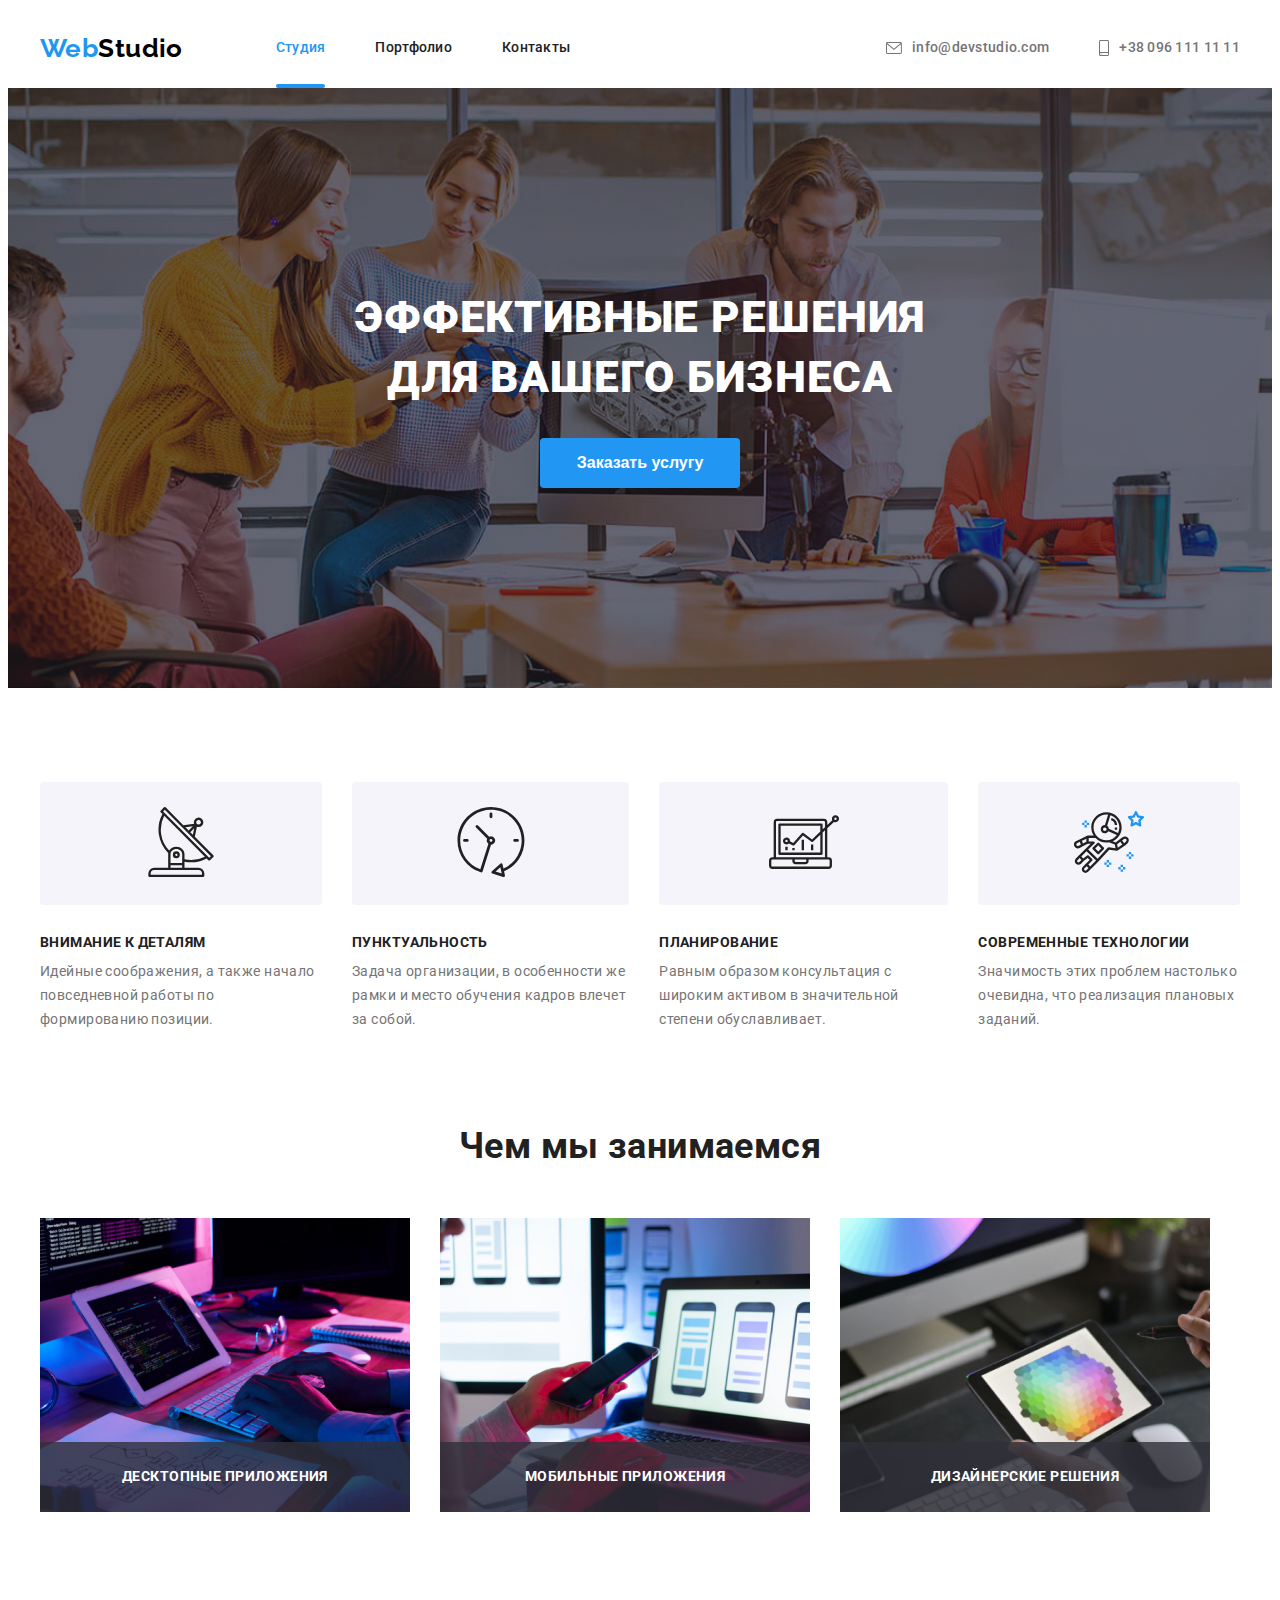
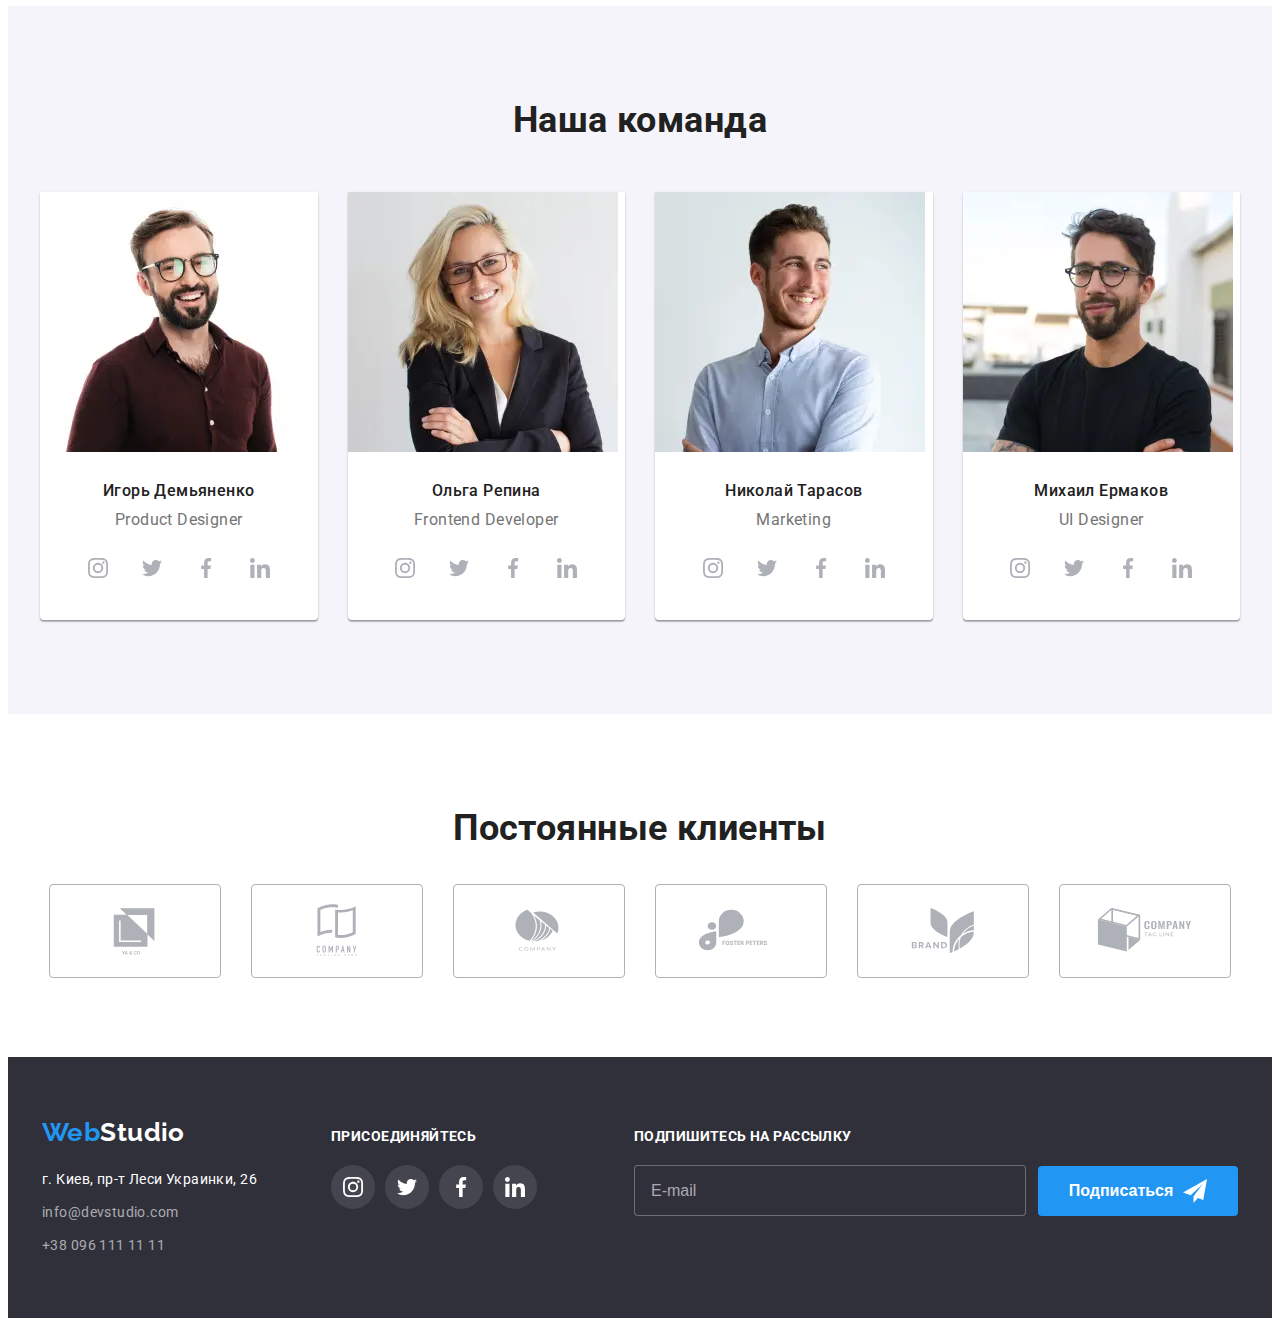
<file: index.html>
<!DOCTYPE html>
<html lang="ru">
  <head>
    <meta charset="UTF-8" />
    <meta http-equiv="X-UA-Compatible" content="IE=edge" />
    <meta name="viewport" content="width=device-width, initial-scale=1.0" />
    <link
      href="https://fonts.googleapis.com/css2?family=Raleway:wght@700&family=Roboto:wght@400;500;700;900&display=swap"
      rel="stylesheet"
    />
    <link
      rel="stylesheet"
      href="https://cdnjs.cloudflare.com/ajax/libs/modern-normalize/1.1.0/modern-normalize.min.css"
      integrity="sha512-wpPYUAdjBVSE4KJnH1VR1HeZfpl1ub8YT/NKx4PuQ5NmX2tKuGu6U/JRp5y+Y8XG2tV+wKQpNHVUX03MfMFn9Q=="
      crossorigin="anonymous"
      referrerpolicy="no-referrer"
    />
    <link rel="stylesheet" href="./css/main.min.css" />
    <title>WebStudio</title>
    <style></style>
  </head>
  <body>
    <!-- Навигация сайта -->
    <header>
      <div class="container container--top">
        <div class="mobile-header">
          <a class="logo" href="./index.html"
            >Web<span class="logo__ending">Studio</span></a
          >
          <button
            class="menu-btn"
            aria-controls="menu-container"
            aria-expanded="false"
            aria-label="Переключатель мобильного меню"
            data-menu-button
          >
            <svg class="menu-btn__svg" width="40" height="40">
              <use
                class="menu-btn__icon-menu"
                href="./images/icons.svg#icon-menu"
              ></use>
              <use
                class="menu-btn__icon-x"
                href="./images/icons.svg#icon-x"
              ></use>
            </svg>
          </button>
        </div>
        <div class="menu-container" id="menu-container" data-menu>
          <nav class="site-nav">
            <ul class="site-nav__set">
              <li class="site-nav__item">
                <a
                  class="site-nav__link site-nav__link--current"
                  href="./index.html"
                  >Студия</a
                >
              </li>
              <li class="site-nav__item">
                <a class="site-nav__link" href="./portfolio.html">Портфолио</a>
              </li>
              <li class="site-nav__item">
                <a class="site-nav__link" href="#contacts">Контакты</a>
              </li>
            </ul>
          </nav>
          <div class="contact-box">
            <ul class="contact-set">
              <li class="contact">
                <a class="contact__link" href="mailto:info@devstudio.com"
                  ><svg class="contact__icon" width="16" height="12">
                    <use href="./images/icons.svg#icon-envelope"></use>
                  </svg>
                  info@devstudio.com</a
                >
              </li>
              <li class="contact">
                <a class="contact__link" href="tel:+380961111111">
                  <svg class="contact__icon" width="10" height="16">
                    <use href="./images/icons.svg#icon-smartphone"></use>
                  </svg>
                  +38 096 111 11 11</a
                >
              </li>
            </ul>
            <ul class="social-nav-set">
              <li class="social-nav">
                <a href="#" class="social-nav__link">Instagram</a>
              </li>
              <li class="social-nav">
                <a href="#" class="social-nav__link">Twitter</a>
              </li>
              <li class="social-nav">
                <a href="#" class="social-nav__link">Facebook</a>
              </li>
              <li class="social-nav">
                <a href="#" class="social-nav__link">LinkedIn</a>
              </li>
            </ul>
          </div>
        </div>
      </div>
    </header>
    <main>
      <!-- Секция intro -->
      <section class="section-intro">
        <div class="container section-intro__container">
          <h1 class="section-intro__title">
            Эффективные решения<br />
            для вашего бизнеса
          </h1>
          <button class="btn-order" type="button" data-modal-open>
            Заказать услугу
          </button>
        </div>
      </section>
      <!-- Секция Особенности -->
      <section>
        <div class="container">
          <h2 class="container__title" hidden>Особенности</h2>
          <ul class="features-list">
            <li class="feature">
              <div class="feature__icon">
                <svg width="70" height="70">
                  <use href="./images/icons.svg#icon-antenna"></use>
                </svg>
              </div>
              <h3 class="feature__text">Внимание к деталям</h3>
              <p class="feature__description">
                Идейные соображения, а также начало повседневной работы по
                формированию позиции.
              </p>
            </li>
            <li class="feature">
              <div class="feature__icon">
                <svg width="70" height="70">
                  <use href="./images/icons.svg#icon-clock"></use>
                </svg>
              </div>
              <h3 class="feature__text">Пунктуальность</h3>
              <p class="feature__description">
                Задача организации, в особенности же рамки и место обучения
                кадров влечет за собой.
              </p>
            </li>
            <li class="feature">
              <div class="feature__icon">
                <svg width="70" height="70">
                  <use href="./images/icons.svg#icon-diagram"></use>
                </svg>
              </div>
              <h3 class="feature__text">Планирование</h3>
              <p class="feature__description">
                Равным образом консультация с широким активом в значительной
                степени обуславливает.
              </p>
            </li>
            <li class="feature">
              <div class="feature__icon">
                <svg width="70" height="70">
                  <use href="./images/icons.svg#icon-astronaut"></use>
                </svg>
              </div>
              <h3 class="feature__text">Современные технологии</h3>
              <p class="feature__description">
                Значимость этих проблем настолько очевидна, что реализация
                плановых заданий.
              </p>
            </li>
          </ul>
        </div>
      </section>
      <!-- Секция Чем мы занимаемся -->
      <section class="what-do-we-do">
        <div class="container what-do-we-do__container">
          <h2 class="container__title">Чем мы занимаемся</h2>
          <ul class="works">
            <li class="works__item">
              <img
                srcset="
                  ./images/works/backend-370.jpg 1x,
                  ./images/works/backend-740.jpg 2x
                "
                src="./images/works/backend-370.jpg"
                alt="backend"
                width="370"
              />
              <div class="work__overlay">
                <p class="work__description">Десктопные приложения</p>
              </div>
            </li>
            <li class="works__item">
              <img
                srcset="
                  ./images/works/frontend-370.jpg 1x,
                  ./images/works/frontend-740.jpg 2x
                "
                src="./images/works/frontend-370.jpg"
                alt="frontend"
                width="370"
              />
              <div class="work__overlay">
                <p class="work__description">Мобильные приложения</p>
              </div>
            </li>
            <li class="works__item">
              <img
                srcset="
                  ./images/works/design-370.jpg 1x,
                  ./images/works/design-740.jpg 2x
                "
                src="./images/works/design-370.jpg"
                alt="design"
                width="370"
              />
              <div class="work__overlay">
                <p class="work__description">Дизайнерские решения</p>
              </div>
            </li>
          </ul>
        </div>
      </section>
      <!-- Секция Наша команда -->
      <section class="team-section">
        <div class="container">
          <h2 class="container__title">Наша команда</h2>
          <ul class="member-set">
            <li class="member-card">
              <picture>
                <source
                  srcset="
                    ./images/team-photo/product-designer-270.webp 270w,
                    ./images/team-photo/product-designer-540.webp 540w
                  "
                  type="image/webp"
                  media="(min-width: 1200px)"
                  sizes="270px"
                />
                <source
                  srcset="
                    ./images/team-photo/product-designer-270.jpg 270w,
                    ./images/team-photo/product-designer-540.jpg 540w
                  "
                  type="image/jpg"
                  media="(min-width: 1200px)"
                  sizes="270px"
                />

                <source
                  srcset="
                    ./images/team-photo/product-designer-354.webp 354w,
                    ./images/team-photo/product-designer-708.webp 708w
                  "
                  type="image/webp"
                  media="(min-width: 768px)"
                  sizes="354px"
                />
                <source
                  srcset="
                    ./images/team-photo/product-designer-354.jpg 354w,
                    ./images/team-photo/product-designer-708.jpg 708w
                  "
                  type="image/jpg"
                  media="(min-width: 768px)"
                  sizes="354px"
                />

                <source
                  srcset="
                    ./images/team-photo/product-designer-m450.webp 450w,
                    ./images/team-photo/product-designer-m900.webp 900w
                  "
                  type="image/webp"
                  media="(max-width: 767px)"
                  sizes="450px"
                />
                <source
                  srcset="
                    ./images/team-photo/product-designer-m450.jpg 450w,
                    ./images/team-photo/product-designer-m900.jpg 900w
                  "
                  type="image/jpg"
                  media="(max-width: 767px)"
                  sizes="450px"
                />

                <img
                  src="./images/team-photo/product-designer-m450.jpg"
                  alt="product-designer"
                />
              </picture>
              <h3 class="member-card__name">Игорь Демьяненко</h3>
              <p class="member-card__position">Product Designer</p>
              <ul class="social-link-set">
                <li class="social">
                  <a class="social__link" href="#">
                    <svg class="social__icon" width="20" height="20">
                      <use href="./images/icons.svg#icon-instagram"></use>
                    </svg>
                  </a>
                </li>
                <li class="social">
                  <a class="social__link" href="#">
                    <svg class="social__icon" width="20" height="20">
                      <use href="./images/icons.svg#icon-twitter"></use>
                    </svg>
                  </a>
                </li>
                <li class="social">
                  <a class="social__link" href="#">
                    <svg class="social__icon" width="20" height="20">
                      <use href="./images/icons.svg#icon-facebook"></use>
                    </svg>
                  </a>
                </li>
                <li class="social">
                  <a class="social__link" href="#">
                    <svg class="social__icon" width="20" height="20">
                      <use href="./images/icons.svg#icon-linkedin"></use>
                    </svg>
                  </a>
                </li>
              </ul>
            </li>
            <li class="member-card">
              <picture>
                <source
                  srcset="
                    ./images/team-photo/frontend-developer-270.webp 270w,
                    ./images/team-photo/frontend-developer-540.webp 540w
                  "
                  type="image/webp"
                  media="(min-width: 1200px)"
                  sizes="270px"
                />
                <source
                  srcset="
                    ./images/team-photo/frontend-developer-270.jpg 470w,
                    ./images/team-photo/frontend-developer-540.jpg 540w
                  "
                  type="image/jpg"
                  media="(min-width: 1200px)"
                  sizes="270px"
                />

                <source
                  srcset="
                    ./images/team-photo/frontend-developer-354.webp 354w,
                    ./images/team-photo/frontend-developer-708.webp 708w
                  "
                  type="image/webp"
                  media="(min-width: 768px)"
                  sizes="354px"
                />
                <source
                  srcset="
                    ./images/team-photo/frontend-developer-354.jpg 354w,
                    ./images/team-photo/frontend-developer-708.jpg 708w
                  "
                  type="image/jpg"
                  media="(min-width: 768px)"
                  sizes="354px"
                />

                <source
                  srcset="
                    ./images/team-photo/frontend-developer-m450.webp 450w,
                    ./images/team-photo/frontend-developer-m900.webp 900w
                  "
                  type="image/webp"
                  media="(max-width: 767px)"
                  sizes="450px"
                />
                <source
                  srcset="
                    ./images/team-photo/frontend-developer-m450.jpg 450w,
                    ./images/team-photo/frontend-developer-m900.jpg 900w
                  "
                  type="image/jpg"
                  media="(max-width: 767px)"
                  sizes="450px"
                />

                <img
                  src="./images/team-photo/frontend-developer-m450.jpg"
                  alt="frontend-developer"
                />
              </picture>
              <h3 class="member-card__name">Ольга Репина</h3>
              <p class="member-card__position">Frontend Developer</p>
              <ul class="social-link-set">
                <li class="social">
                  <a class="social__link" href="#">
                    <svg class="social__icon" width="20" height="20">
                      <use href="./images/icons.svg#icon-instagram"></use>
                    </svg>
                  </a>
                </li>
                <li class="social">
                  <a class="social__link" href="#">
                    <svg class="social__icon" width="20" height="20">
                      <use href="./images/icons.svg#icon-twitter"></use>
                    </svg>
                  </a>
                </li>
                <li class="social">
                  <a class="social__link" href="#">
                    <svg class="social__icon" width="20" height="20">
                      <use href="./images/icons.svg#icon-facebook"></use>
                    </svg>
                  </a>
                </li>
                <li class="social">
                  <a class="social__link" href="#">
                    <svg class="social__icon" width="20" height="20">
                      <use href="./images/icons.svg#icon-linkedin"></use>
                    </svg>
                  </a>
                </li>
              </ul>
            </li>
            <li class="member-card">
              <picture>
                <source
                  srcset="
                    ./images/team-photo/marketing-270.webp 270w,
                    ./images/team-photo/marketing-540.webp 540w
                  "
                  type="image/webp"
                  media="(min-width: 1200px)"
                  sizes="270px"
                />
                <source
                  srcset="
                    ./images/team-photo/marketing-270.jpg 270w,
                    ./images/team-photo/marketing-540.jpg 540w
                  "
                  type="image/jpg"
                  media="(min-width: 1200px)"
                  sizes="270px"
                />

                <source
                  srcset="
                    ./images/team-photo/marketing-354.webp 354w,
                    ./images/team-photo/marketing-708.webp 708w
                  "
                  type="image/webp"
                  media="(min-width: 768px)"
                  sizes="354px"
                />
                <source
                  srcset="
                    ./images/team-photo/marketing-354.jpg 354w,
                    ./images/team-photo/marketing-708.jpg 708w
                  "
                  type="image/jpg"
                  media="(min-width: 768px)"
                  sizes="354px"
                />

                <source
                  srcset="
                    ./images/team-photo/marketing-m450.webp 450w,
                    ./images/team-photo/marketing-m900.webp 900w
                  "
                  type="image/webp"
                  media="(max-width: 767px)"
                  sizes="450px"
                />
                <source
                  srcset="
                    ./images/team-photo/marketing-m450.jpg 450w,
                    ./images/team-photo/marketing-m900.jpg 900w
                  "
                  type="image/jpg"
                  media="(max-width: 767px)"
                  sizes="450px"
                />

                <img
                  src="./images/team-photo/marketing-m450.jpg"
                  alt="marketing"
                />
              </picture>
              <h3 class="member-card__name">Николай Тарасов</h3>
              <p class="member-card__position">Marketing</p>
              <ul class="social-link-set">
                <li class="social">
                  <a class="social__link" href="#">
                    <svg class="social__icon" width="20" height="20">
                      <use href="./images/icons.svg#icon-instagram"></use>
                    </svg>
                  </a>
                </li>
                <li class="social">
                  <a class="social__link" href="#">
                    <svg class="social__icon" width="20" height="20">
                      <use href="./images/icons.svg#icon-twitter"></use>
                    </svg>
                  </a>
                </li>
                <li class="social">
                  <a class="social__link" href="#">
                    <svg class="social__icon" width="20" height="20">
                      <use href="./images/icons.svg#icon-facebook"></use>
                    </svg>
                  </a>
                </li>
                <li class="social">
                  <a class="social__link" href="#">
                    <svg class="social__icon" width="20" height="20">
                      <use href="./images/icons.svg#icon-linkedin"></use>
                    </svg>
                  </a>
                </li>
              </ul>
            </li>
            <li class="member-card">
              <picture>
                <source
                  srcset="
                    ./images/team-photo/ui-designer-270.webp 270w,
                    ./images/team-photo/ui-designer-540.webp 540w
                  "
                  type="image/webp"
                  media="(min-width: 1200px)"
                  sizes="270px"
                />
                <source
                  srcset="
                    ./images/team-photo/ui-designer-270.jpg 270w,
                    ./images/team-photo/ui-designer-540.jpg 540w
                  "
                  type="image/jpg"
                  media="(min-width: 1200px)"
                  sizes="270px"
                />

                <source
                  srcset="
                    ./images/team-photo/ui-designer-354.webp 354w,
                    ./images/team-photo/ui-designer-708.webp 708w
                  "
                  type="image/webp"
                  media="(min-width: 768px)"
                  sizes="354px"
                />
                <source
                  srcset="
                    ./images/team-photo/ui-designer-354.jpg 354w,
                    ./images/team-photo/ui-designer-708.jpg 708w
                  "
                  type="image/jpg"
                  media="(min-width: 768px)"
                  sizes="354px"
                />

                <source
                  srcset="
                    ./images/team-photo/ui-designer-m450.webp 450w,
                    ./images/team-photo/ui-designer-m900.webp 900w
                  "
                  type="image/webp"
                  media="(max-width: 767px)"
                  sizes="450px"
                />
                <source
                  srcset="
                    ./images/team-photo/ui-designer-m450.jpg 450w,
                    ./images/team-photo/ui-designer-m900.jpg 900w
                  "
                  type="image/jpg"
                  media="(max-width: 767px)"
                  sizes="450px"
                />

                <img
                  src="./images/team-photo/ui-designer-m450.jpg"
                  alt="ui-designer"
                />
              </picture>
              <h3 class="member-card__name">Михаил Ермаков</h3>
              <p class="member-card__position">UI Designer</p>
              <ul class="social-link-set">
                <li class="social">
                  <a class="social__link" href="#">
                    <svg class="social__icon" width="20" height="20">
                      <use href="./images/icons.svg#icon-instagram"></use>
                    </svg>
                  </a>
                </li>
                <li class="social">
                  <a class="social__link" href="#">
                    <svg class="social__icon" width="20" height="20">
                      <use href="./images/icons.svg#icon-twitter"></use>
                    </svg>
                  </a>
                </li>
                <li class="social">
                  <a class="social__link" href="#">
                    <svg class="social__icon" width="20" height="20">
                      <use href="./images/icons.svg#icon-facebook"></use>
                    </svg>
                  </a>
                </li>
                <li class="social">
                  <a class="social__link" href="#">
                    <svg class="social__icon" width="20" height="20">
                      <use href="./images/icons.svg#icon-linkedin"></use>
                    </svg>
                  </a>
                </li>
              </ul>
            </li>
          </ul>
        </div>
      </section>
      <!-- Секция постоянные клиенты -->
      <section>
        <div class="container">
          <h2 class="container__title">Постоянные клиенты</h2>
          <ul class="clients-list">
            <li class="client">
              <a href="#" class="client__link">
                <svg class="client__icon" width="106" height="60">
                  <use href="./images/icons.svg#icon-client1"></use>
                </svg>
              </a>
            </li>
            <li class="client">
              <a href="#" class="client__link">
                <svg class="client__icon" width="106" height="60">
                  <use href="./images/icons.svg#icon-client2"></use>
                </svg>
              </a>
            </li>
            <li class="client">
              <a href="#" class="client__link">
                <svg class="client__icon" width="106" height="60">
                  <use href="./images/icons.svg#icon-client3"></use>
                </svg>
              </a>
            </li>
            <li class="client">
              <a href="#" class="client__link">
                <svg class="client__icon" width="106" height="60">
                  <use href="./images/icons.svg#icon-client4"></use>
                </svg>
              </a>
            </li>
            <li class="client">
              <a href="#" class="client__link">
                <svg class="client__icon" width="106" height="60">
                  <use href="./images/icons.svg#icon-client5"></use>
                </svg>
              </a>
            </li>
            <li class="client">
              <a href="#" class="client__link">
                <svg class="client__icon" width="106" height="60">
                  <use href="./images/icons.svg#icon-client6"></use>
                </svg>
              </a>
            </li>
          </ul>
        </div>
      </section>
    </main>
    <footer class="basement">
      <div class="container basement__container">
        <!-- Address box -->
        <div id="contacts" class="address-box">
          <a class="logo address-box__logo" href="./index.html"
            >Web<span class="logo__ending--inverse">Studio</span></a
          >
          <address>
            <ul class="address-list">
              <li class="address">
                <a
                  class="address__link-street"
                  href="https://www.google.com/maps/place/%D0%B1%D1%83%D0%BB.+%D0%9B%D0%B5%D1%81%D0%B8+%D0%A3%D0%BA%D1%80%D0%B0%D0%B8%D0%BD%D0%BA%D0%B8,+26,+%D0%9A%D0%B8%D0%B5%D0%B2,+02000/@50.4265807,30.5361971,17z/data=!3m1!4b1!4m5!3m4!1s0x40d4cf0e033ecbe9:0x57a4dffefec77da0!8m2!3d50.4265807!4d30.5383858"
                  target="_blank"
                  rel="noreferrer noopener"
                  >г. Киев, пр-т Леси Украинки, 26</a
                >
              </li>
              <li class="address">
                <a
                  class="address__link-contact"
                  href="mailto:info@devstudio.com"
                  >info@devstudio.com</a
                >
              </li>
              <li class="address">
                <a class="address__link-contact" href="tel:+380961111111"
                  >+38 096 111 11 11</a
                >
              </li>
            </ul>
          </address>
        </div>
        <!-- Присоединяйтесь -->
        <div class="follow-box">
          <b class="slogan">присоединяйтесь</b>
          <ul class="social-link-set social-link-set--footer">
            <li class="social">
              <a class="social__link social__link--footer" href="#">
                <svg class="social__icon" width="20" height="20">
                  <use href="./images/icons.svg#icon-instagram"></use>
                </svg>
              </a>
            </li>
            <li class="social">
              <a class="social__link social__link--footer" href="#">
                <svg class="social__icon" width="20" height="20">
                  <use href="./images/icons.svg#icon-twitter"></use>
                </svg>
              </a>
            </li>
            <li class="social">
              <a class="social__link social__link--footer" href="#">
                <svg class="social__icon" width="20" height="20">
                  <use href="./images/icons.svg#icon-facebook"></use>
                </svg>
              </a>
            </li>
            <li class="social">
              <a class="social__link social__link--footer" href="#">
                <svg class="social__icon" width="20" height="20">
                  <use href="./images/icons.svg#icon-linkedin"></use>
                </svg>
              </a>
            </li>
          </ul>
        </div>
        <!-- Subscription -->
        <div class="subscription-box">
          <label for="subscription-input" class="slogan"
            >Подпишитесь на рассылку</label
          >
          <form class="subscription-form" name="subscription-form" action="#">
            <input
              id="subscription-input"
              class="subscription-form__input"
              type="email"
              name="email"
              placeholder="E-mail"
            />
            <button class="btn-sub" type="submit">
              Подписаться<svg class="btn-sub__icon" width="24" height="24">
                <use href="./images/icons.svg#icon-send"></use>
              </svg>
            </button>
          </form>
        </div>
      </div>
    </footer>
    <!-- Модальное окно -->
    <div class="backdrop is-hidden" data-modal>
      <div class="modal">
        <button class="btn-close" type="button" data-modal-close>
          <svg class="btn-close__icon" width="18" height="18">
            <use href="./images/icons.svg#icon-close"></use>
          </svg>
        </button>

        <form class="form-order" action="#" name="form-order">
          <b class="form-order__title"
            >Оставьте свои данные, мы вам перезвоним</b
          >

          <label class="form-order__input-label" for="name">Имя</label>
          <div class="form-order__input-box">
            <input
              class="form-order__input"
              id="name"
              type="text"
              name="name"
            />
            <svg class="form-order__input-icon">
              <use href="./images/icons.svg#icon-person"></use>
            </svg>
          </div>

          <label class="form-order__input-label" for="phone">Телефон</label>
          <div class="form-order__input-box">
            <input
              class="form-order__input"
              id="phone"
              type="tel"
              name="phone"
            />
            <svg class="form-order__input-icon">
              <use href="./images/icons.svg#icon-phone"></use>
            </svg>
          </div>

          <label class="form-order__input-label" for="email">Почта</label>
          <div class="form-order__input-box">
            <input
              class="form-order__input"
              id="email"
              type="email"
              name="email"
            />
            <svg class="form-order__input-icon">
              <use href="./images/icons.svg#icon-email"></use>
            </svg>
          </div>

          <label class="form-order__input-label" for="comment"
            >Комментарий</label
          >
          <textarea
            class="form-order__input form-order__input--comment"
            id="comment"
            name="comment"
            cols="30"
            rows="10"
            placeholder="Введите текст"
          ></textarea>

          <label class="agreetment">
            <input
              class="agreetment__checkbox"
              type="checkbox"
              name="agreement"
            />
            <span class="agreetment__check-label"
              >Соглашаюсь с рассылкой и принимаю</span
            >
            <a class="agreetment__link" href="#">Условия договора</a>
          </label>

          <div class="btn-box">
            <button class="btn-order" type="submit">Отправить</button>
          </div>
        </form>
      </div>
    </div>
    <script src="./js/modal.js"></script>
    <script src="./js/mobile-menu.js"></script>
  </body>
</html>
</file>
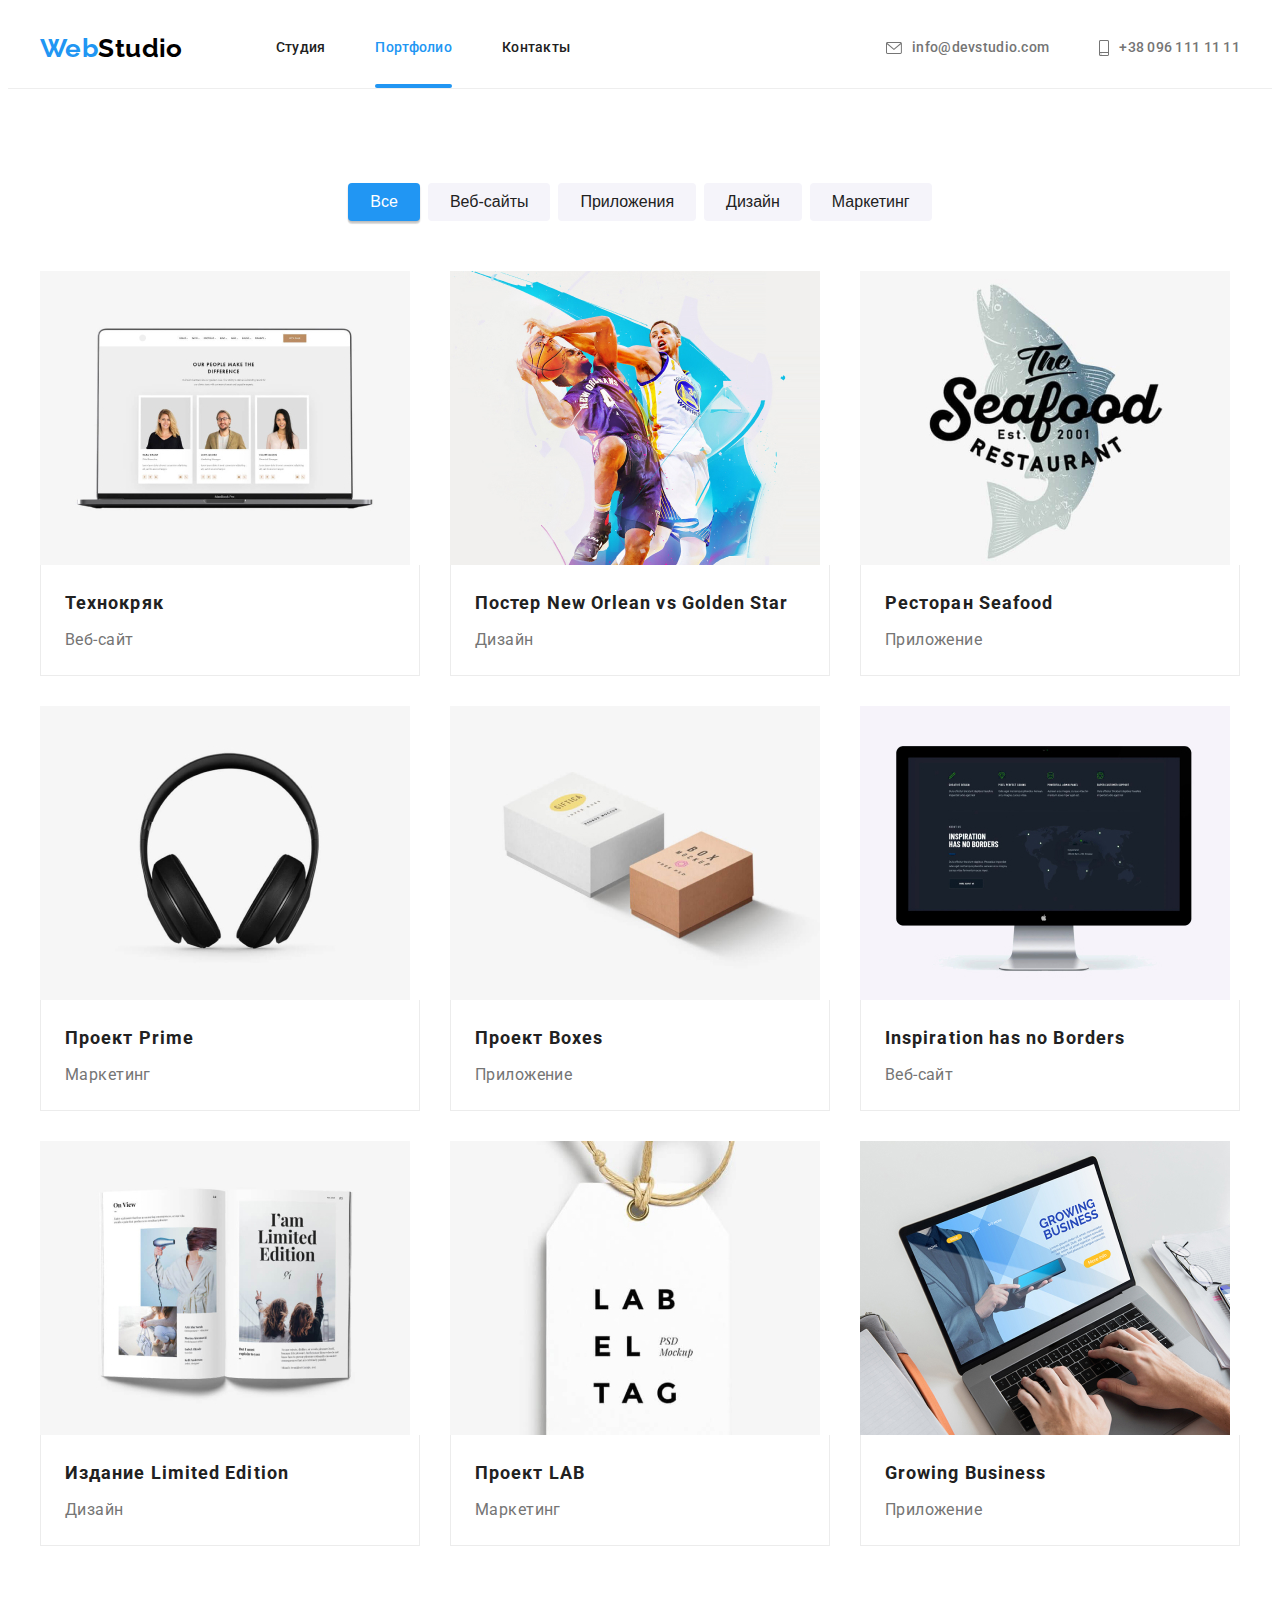
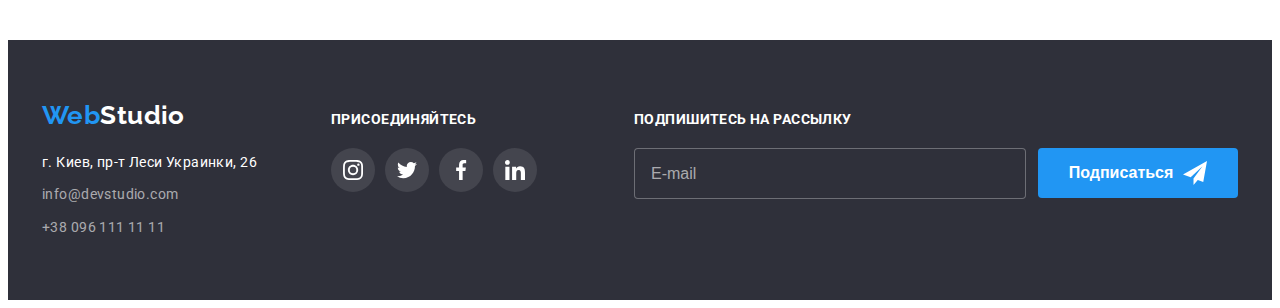
<file: portfolio.html>
<!DOCTYPE html>
<html lang="ru">
  <head>
    <meta charset="UTF-8" />
    <meta http-equiv="X-UA-Compatible" content="IE=edge" />
    <meta name="viewport" content="width=device-width, initial-scale=1.0" />
    <link
      href="https://fonts.googleapis.com/css2?family=Raleway:wght@700&family=Roboto:wght@400;500;700;900&display=swap"
      rel="stylesheet"
    />
    <link
      rel="stylesheet"
      href="https://cdnjs.cloudflare.com/ajax/libs/modern-normalize/1.1.0/modern-normalize.min.css"
      integrity="sha512-wpPYUAdjBVSE4KJnH1VR1HeZfpl1ub8YT/NKx4PuQ5NmX2tKuGu6U/JRp5y+Y8XG2tV+wKQpNHVUX03MfMFn9Q=="
      crossorigin="anonymous"
      referrerpolicy="no-referrer"
    />
    <link rel="stylesheet" href="./css/main.min.css" />
    <title>WebStudio</title>
  </head>
  <body>
    <!-- Навигация сайта -->
    <header class="portfolio-header">
      <div class="container container--top">
        <div class="mobile-header">
          <a class="logo" href="./index.html"
            >Web<span class="logo__ending">Studio</span></a
          >
          <button
            class="menu-btn"
            aria-controls="menu-container"
            aria-expanded="false"
            aria-label="Переключатель мобильного меню"
            data-menu-button
          >
            <svg class="menu-btn__svg" width="40" height="40">
              <use
                class="menu-btn__icon-menu"
                href="./images/icons.svg#icon-menu"
              ></use>
              <use
                class="menu-btn__icon-x"
                href="./images/icons.svg#icon-x"
              ></use>
            </svg>
          </button>
        </div>
        <div class="menu-container" id="menu-container" data-menu>
          <nav class="site-nav">
            <ul class="site-nav__set">
              <li class="site-nav__item">
                <a class="site-nav__link" href="./index.html">Студия</a>
              </li>
              <li class="site-nav__item">
                <a
                  class="site-nav__link site-nav__link--current"
                  href="./portfolio.html"
                  >Портфолио</a
                >
              </li>
              <li class="site-nav__item">
                <a class="site-nav__link" href="#contacts">Контакты</a>
              </li>
            </ul>
          </nav>
          <div class="contact-box">
            <ul class="contact-set">
              <li class="contact">
                <a class="contact__link" href="mailto:info@devstudio.com"
                  ><svg class="contact__icon" width="16" height="12">
                    <use href="./images/icons.svg#icon-envelope"></use>
                  </svg>
                  info@devstudio.com</a
                >
              </li>
              <li class="contact">
                <a class="contact__link" href="tel:+380961111111">
                  <svg class="contact__icon" width="10" height="16">
                    <use href="./images/icons.svg#icon-smartphone"></use>
                  </svg>
                  +38 096 111 11 11</a
                >
              </li>
            </ul>
            <ul class="social-nav-set">
              <li class="social-nav">
                <a href="#" class="social-nav__link">Instagram</a>
              </li>
              <li class="social-nav">
                <a href="#" class="social-nav__link">Twitter</a>
              </li>
              <li class="social-nav">
                <a href="#" class="social-nav__link">Facebook</a>
              </li>
              <li class="social-nav">
                <a href="#" class="social-nav__link">LinkedIn</a>
              </li>
            </ul>
          </div>
        </div>
      </div>
    </header>
    <main>
      <!-- Портфолио -->
      <section class="portfolio">
        <div class="container">
          <h1 class="container__title" hidden>Портфолио</h1>
          <ul class="filter">
            <li class="filter__item">
              <button class="filter__btn filter__btn--current" type="button">
                Все
              </button>
            </li>
            <li class="filter__item">
              <button class="filter__btn" type="button">Веб-сайты</button>
            </li>
            <li class="filter__item">
              <button class="filter__btn" type="button">Приложения</button>
            </li>
            <li class="filter__item">
              <button class="filter__btn" type="button">Дизайн</button>
            </li>
            <li class="filter__item">
              <button class="filter__btn" type="button">Маркетинг</button>
            </li>
          </ul>
          <ul class="cards-set">
            <li class="card">
              <a href="#">
                <div class="card__overlay-wrap">
                  <picture>
                    <source
                      srcset="
                        ./images/portfolio/tehnokriak-370.jpg 370w,
                        ./images/portfolio/tehnokriak-740.jpg 740w
                      "
                      media="(min-width: 1200px)"
                      sizes="370px"
                    />
                    <source
                      srcset="
                        ./images/portfolio/tehnokriak-354.jpg 354w,
                        ./images/portfolio/tehnokriak-708.jpg 708w
                      "
                      media="(min-width: 768px)"
                      sizes="354px"
                    />
                    <source
                      srcset="
                        ./images/portfolio/tehnokriak-450.jpg 450w,
                        ./images/portfolio/tehnokriak-900.jpg 900w
                      "
                      media="(max-width: 767px)"
                      sizes="450px"
                    />
                    <img
                      src="./images/portfolio/tehnokriak-370.jpg"
                      alt="open laptop"
                    />
                  </picture>
                  <div class="card__overlay">
                    <p class="card__overlay-text">
                      Технокряк это современная площадка распространения
                      коронавируса. Компании используют эту платформу для
                      цифрового шпионажа и атак на защищённые сервера
                      конкурентов.
                    </p>
                  </div>
                </div>
                <div class="card__border">
                  <h2 class="card__title">Технокряк</h2>
                  <p class="card__text">Веб-сайт</p>
                </div>
              </a>
            </li>
            <li class="card">
              <a href="#">
                <div class="card__overlay-wrap">
                  <picture>
                    <source
                      srcset="
                        ./images/portfolio/new-orlean-vs-golden-star-370.jpg 370w,
                        ./images/portfolio/new-orlean-vs-golden-star-740.jpg 740w
                      "
                      media="(min-width: 1200px)"
                      sizes="370px"
                    />
                    <source
                      srcset="
                        ./images/portfolio/new-orlean-vs-golden-star-354.jpg 354w,
                        ./images/portfolio/new-orlean-vs-golden-star-708.jpg 708w
                      "
                      media="(min-width: 768px)"
                      sizes="354px"
                    />
                    <source
                      srcset="
                        ./images/portfolio/new-orlean-vs-golden-star-450.jpg 450w,
                        ./images/portfolio/new-orlean-vs-golden-star-900.jpg 900w
                      "
                      media="(max-width: 767px)"
                      sizes="450px"
                    />
                    <img
                      src="./images/portfolio/new-orlean-vs-golden-star-370.jpg"
                      alt="two basketball players"
                    />
                  </picture>
                  <div class="card__overlay">
                    <p class="card__overlay-text">
                      Технокряк это современная площадка распространения
                      коронавируса. Компании используют эту платформу для
                      цифрового шпионажа и атак на защищённые сервера
                      конкурентов.
                    </p>
                  </div>
                </div>
                <div class="card__border">
                  <h2 class="card__title">Постер New Orlean vs Golden Star</h2>
                  <p class="card__text">Дизайн</p>
                </div>
              </a>
            </li>
            <li class="card">
              <a href="#">
                <div class="card__overlay-wrap">
                  <picture>
                    <source
                      srcset="
                        ./images/portfolio/seafood-370.jpg 370w,
                        ./images/portfolio/seafood-740.jpg 740w
                      "
                      media="(min-width: 1200px)"
                      sizes="370px"
                    />
                    <source
                      srcset="
                        ./images/portfolio/seafood-354.jpg 354w,
                        ./images/portfolio/seafood-708.jpg 708w
                      "
                      media="(min-width: 768px)"
                      sizes="354px"
                    />
                    <source
                      srcset="
                        ./images/portfolio/seafood-450.jpg 450w,
                        ./images/portfolio/seafood-900.jpg 900w
                      "
                      media="(max-width: 767px)"
                      sizes="450px"
                    />
                    <img
                      src="./images/portfolio/seafood-370.jpg"
                      alt="fish perhaps forel"
                    />
                  </picture>
                  <div class="card__overlay">
                    <p class="card__overlay-text">
                      Технокряк это современная площадка распространения
                      коронавируса. Компании используют эту платформу для
                      цифрового шпионажа и атак на защищённые сервера
                      конкурентов.
                    </p>
                  </div>
                </div>
                <div class="card__border">
                  <h2 class="card__title">Ресторан Seafood</h2>
                  <p class="card__text">Приложение</p>
                </div>
              </a>
            </li>
            <li class="card">
              <a href="#">
                <div class="card__overlay-wrap">
                  <picture>
                    <source
                      srcset="
                        ./images/portfolio/project-prime-370.jpg 370w,
                        ./images/portfolio/project-prime-740.jpg 740w
                      "
                      media="(min-width: 1200px)"
                      sizes="370px"
                    />
                    <source
                      srcset="
                        ./images/portfolio/project-prime-354.jpg 354w,
                        ./images/portfolio/project-prime-708.jpg 708w
                      "
                      media="(min-width: 768px)"
                      sizes="354px"
                    />
                    <source
                      srcset="
                        ./images/portfolio/project-prime-450.jpg 450w,
                        ./images/portfolio/project-prime-900.jpg 900w
                      "
                      media="(max-width: 767px)"
                      sizes="450px"
                    />
                    <img
                      src="./images/portfolio/project-prime-370.jpg"
                      alt="headphone"
                    />
                  </picture>
                  <div class="card__overlay">
                    <p class="card__overlay-text">
                      Технокряк это современная площадка распространения
                      коронавируса. Компании используют эту платформу для
                      цифрового шпионажа и атак на защищённые сервера
                      конкурентов.
                    </p>
                  </div>
                </div>
                <div class="card__border">
                  <h2 class="card__title">Проект Prime</h2>
                  <p class="card__text">Маркетинг</p>
                </div>
              </a>
            </li>
            <li class="card">
              <a href="#">
                <div class="card__overlay-wrap">
                  <picture>
                    <source
                      srcset="
                        ./images/portfolio/project-boxes-370.jpg 370w,
                        ./images/portfolio/project-boxes-740.jpg 740w
                      "
                      media="(min-width: 1200px)"
                      sizes="370px"
                    />
                    <source
                      srcset="
                        ./images/portfolio/project-boxes-354.jpg 354w,
                        ./images/portfolio/project-boxes-708.jpg 708w
                      "
                      media="(min-width: 768px)"
                      sizes="354px"
                    />
                    <source
                      srcset="
                        ./images/portfolio/project-boxes-450.jpg 450w,
                        ./images/portfolio/project-boxes-900.jpg 900w
                      "
                      media="(max-width: 767px)"
                      sizes="450px"
                    />
                    <img
                      src="./images/portfolio/project-boxes-370.jpg"
                      alt="two boxes"
                    />
                  </picture>
                  <div class="card__overlay">
                    <p class="card__overlay-text">
                      Технокряк это современная площадка распространения
                      коронавируса. Компании используют эту платформу для
                      цифрового шпионажа и атак на защищённые сервера
                      конкурентов.
                    </p>
                  </div>
                </div>
                <div class="card__border">
                  <h2 class="card__title">Проект Boxes</h2>
                  <p class="card__text">Приложение</p>
                </div>
              </a>
            </li>
            <li class="card">
              <a href="#">
                <div class="card__overlay-wrap">
                  <picture>
                    <source
                      srcset="
                        ./images/portfolio/inspiration-has-no-borders-370.jpg 370w,
                        ./images/portfolio/inspiration-has-no-borders-740.jpg 740w
                      "
                      media="(min-width: 1200px)"
                      sizes="370px"
                    />
                    <source
                      srcset="
                        ./images/portfolio/inspiration-has-no-borders-354.jpg 354w,
                        ./images/portfolio/inspiration-has-no-borders-708.jpg 708w
                      "
                      media="(min-width: 768px)"
                      sizes="354px"
                    />
                    <source
                      srcset="
                        ./images/portfolio/inspiration-has-no-borders-450.jpg 450w,
                        ./images/portfolio/inspiration-has-no-borders-900.jpg 900w
                      "
                      media="(max-width: 767px)"
                      sizes="450px"
                    />
                    <img
                      src="./images/portfolio/inspiration-has-no-borders-370.jpg"
                      alt="monoblock"
                    />
                  </picture>
                  <div class="card__overlay">
                    <p class="card__overlay-text">
                      Технокряк это современная площадка распространения
                      коронавируса. Компании используют эту платформу для
                      цифрового шпионажа и атак на защищённые сервера
                      конкурентов.
                    </p>
                  </div>
                </div>
                <div class="card__border">
                  <h2 class="card__title">Inspiration has no Borders</h2>
                  <p class="card__text">Веб-сайт</p>
                </div>
              </a>
            </li>
            <li class="card">
              <a href="#">
                <div class="card__overlay-wrap">
                  <picture>
                    <source
                      srcset="
                        ./images/portfolio/limited-edition-370.jpg 370w,
                        ./images/portfolio/limited-edition-740.jpg 740w
                      "
                      media="(min-width: 1200px)"
                      sizes="370px"
                    />
                    <source
                      srcset="
                        ./images/portfolio/limited-edition-354.jpg 354w,
                        ./images/portfolio/limited-edition-708.jpg 708w
                      "
                      media="(min-width: 768px)"
                      sizes="354px"
                    />
                    <source
                      srcset="
                        ./images/portfolio/limited-edition-450.jpg 450w,
                        ./images/portfolio/limited-edition-900.jpg 900w
                      "
                      media="(max-width: 767px)"
                      sizes="450px"
                    />
                    <img
                      src="./images/portfolio/limited-edition-370.jpg"
                      alt="open book"
                    />
                  </picture>
                  <div class="card__overlay">
                    <p class="card__overlay-text">
                      Технокряк это современная площадка распространения
                      коронавируса. Компании используют эту платформу для
                      цифрового шпионажа и атак на защищённые сервера
                      конкурентов.
                    </p>
                  </div>
                </div>
                <div class="card__border">
                  <h2 class="card__title">Издание Limited Edition</h2>
                  <p class="card__text">Дизайн</p>
                </div>
              </a>
            </li>
            <li class="card">
              <a href="#">
                <div class="card__overlay-wrap">
                  <picture>
                    <source
                      srcset="
                        ./images/portfolio/project-lab-370.jpg 370w,
                        ./images/portfolio/project-lab-740.jpg 740w
                      "
                      media="(min-width: 1200px)"
                      sizes="370px"
                    />
                    <source
                      srcset="
                        ./images/portfolio/project-lab-354.jpg 354w,
                        ./images/portfolio/project-lab-708.jpg 708w
                      "
                      media="(min-width: 768px)"
                      sizes="354px"
                    />
                    <source
                      srcset="
                        ./images/portfolio/project-lab-450.jpg 450w,
                        ./images/portfolio/project-lab-900.jpg 900w
                      "
                      media="(max-width: 767px)"
                      sizes="450px"
                    />
                    <img
                      src="./images/portfolio/project-lab-370.jpg"
                      alt="paper tag"
                    />
                  </picture>
                  <div class="card__overlay">
                    <p class="card__overlay-text">
                      Технокряк это современная площадка распространения
                      коронавируса. Компании используют эту платформу для
                      цифрового шпионажа и атак на защищённые сервера
                      конкурентов.
                    </p>
                  </div>
                </div>
                <div class="card__border">
                  <h2 class="card__title">Проект LAB</h2>
                  <p class="card__text">Маркетинг</p>
                </div>
              </a>
            </li>
            <li class="card">
              <a href="#">
                <div class="card__overlay-wrap">
                  <picture>
                    <source
                      srcset="
                        ./images/portfolio/growing-business-370.jpg 370w,
                        ./images/portfolio/growing-business-740.jpg 740w
                      "
                      media="(min-width: 1200px)"
                      sizes="370px"
                    />
                    <source
                      srcset="
                        ./images/portfolio/growing-business-354.jpg 354w,
                        ./images/portfolio/growing-business-708.jpg 708w
                      "
                      media="(min-width: 768px)"
                      sizes="354px"
                    />
                    <source
                      srcset="
                        ./images/portfolio/growing-business-450.jpg 450w,
                        ./images/portfolio/growing-business-900.jpg 900w
                      "
                      media="(max-width: 767px)"
                      sizes="450px"
                    />
                    <img
                      src="./images/portfolio/growing-business-370.jpg"
                      alt="hands on laptop keyboard"
                    />
                  </picture>
                  <div class="card__overlay">
                    <p class="card__overlay-text">
                      Технокряк это современная площадка распространения
                      коронавируса. Компании используют эту платформу для
                      цифрового шпионажа и атак на защищённые сервера
                      конкурентов.
                    </p>
                  </div>
                </div>
                <div class="card__border">
                  <h2 class="card__title">Growing Business</h2>
                  <p class="card__text">Приложение</p>
                </div>
              </a>
            </li>
          </ul>
        </div>
      </section>
    </main>
    <footer class="basement">
      <div class="container basement__container">
        <!-- Address box -->
        <div id="contacts" class="address-box">
          <a class="logo address-box__logo" href="./index.html"
            >Web<span class="logo__ending--inverse">Studio</span></a
          >
          <address>
            <ul class="address-list">
              <li class="address">
                <a
                  class="address__link-street"
                  href="https://www.google.com/maps/place/%D0%B1%D1%83%D0%BB.+%D0%9B%D0%B5%D1%81%D0%B8+%D0%A3%D0%BA%D1%80%D0%B0%D0%B8%D0%BD%D0%BA%D0%B8,+26,+%D0%9A%D0%B8%D0%B5%D0%B2,+02000/@50.4265807,30.5361971,17z/data=!3m1!4b1!4m5!3m4!1s0x40d4cf0e033ecbe9:0x57a4dffefec77da0!8m2!3d50.4265807!4d30.5383858"
                  target="_blank"
                  rel="noreferrer noopener"
                  >г. Киев, пр-т Леси Украинки, 26</a
                >
              </li>
              <li class="address">
                <a
                  class="address__link-contact"
                  href="mailto:info@devstudio.com"
                  >info@devstudio.com</a
                >
              </li>
              <li class="address">
                <a class="address__link-contact" href="tel:+380961111111"
                  >+38 096 111 11 11</a
                >
              </li>
            </ul>
          </address>
        </div>
        <!-- Присоединяйтесь -->
        <div class="follow-box">
          <b class="slogan">присоединяйтесь</b>
          <ul class="social-link-set social-link-set--footer">
            <li class="social">
              <a class="social__link social__link--footer" href="#">
                <svg class="social__icon" width="20" height="20">
                  <use href="./images/icons.svg#icon-instagram"></use>
                </svg>
              </a>
            </li>
            <li class="social">
              <a class="social__link social__link--footer" href="#">
                <svg class="social__icon" width="20" height="20">
                  <use href="./images/icons.svg#icon-twitter"></use>
                </svg>
              </a>
            </li>
            <li class="social">
              <a class="social__link social__link--footer" href="#">
                <svg class="social__icon" width="20" height="20">
                  <use href="./images/icons.svg#icon-facebook"></use>
                </svg>
              </a>
            </li>
            <li class="social">
              <a class="social__link social__link--footer" href="#">
                <svg class="social__icon" width="20" height="20">
                  <use href="./images/icons.svg#icon-linkedin"></use>
                </svg>
              </a>
            </li>
          </ul>
        </div>
        <!-- Subscription -->
        <div class="subscription-box">
          <label for="subscription-input" class="slogan"
            >Подпишитесь на рассылку</label
          >
          <form class="subscription-form" name="subscription-form" action="#">
            <input
              id="subscription-input"
              class="subscription-form__input"
              type="email"
              name="email"
              placeholder="E-mail"
            />
            <button class="btn-sub" type="submit">
              Подписаться<svg class="btn-sub__icon" width="24" height="24">
                <use href="./images/icons.svg#icon-send"></use>
              </svg>
            </button>
          </form>
        </div>
      </div>
    </footer>
    <script src="./js/mobile-menu.js"></script>
  </body>
</html>
</file>
<file: css/main.min.css>
.btn-sub,.card__overlay,.backdrop,.form-order__input-box{display:-webkit-box;display:-ms-flexbox;display:flex;-webkit-box-align:center;-ms-flex-align:center;align-items:center}.site-nav__link,.contact__link{position:relative;padding-top:32px;padding-bottom:32px;font-weight:500;line-height:1.14;letter-spacing:0.02em;color:#212121;-webkit-transition:color 250ms cubic-bezier(0.4, 0, 0.2, 1);transition:color 250ms cubic-bezier(0.4, 0, 0.2, 1)}img{display:block;max-width:100%;height:auto}a{text-decoration:none;font-style:normal}h1,h2,h3,h4,h5,h6{margin:0}p{margin:0}ul{margin:0;padding:0;list-style:none}html{scroll-behavior:smooth}body{font-family:"Roboto",sans-serif;color:#757575;font-size:14px;font-weight:400;letter-spacing:0.03em}:root{--accent: #2196f3}.container{padding:60px 15px;margin-left:auto;margin-right:auto}@media screen and (min-width: 480px){.container{width:480px}}@media screen and (min-width: 768px){.container{width:768px}}@media screen and (min-width: 1200px){.container{width:1200px;padding:94px 15px}}.container__title{margin-bottom:30px;text-align:center;font-weight:700;font-size:28px;line-height:1.16;color:#212121}@media screen and (min-width: 1200px){.container__title{margin-bottom:50px;font-size:36px}}.logo{font-family:"Raleway",sans-serif;font-weight:700;font-size:24px;line-height:1.19;text-decoration:none;color:#2196f3}@media screen and (min-width: 1200px){.logo{font-size:26px}}.logo__ending{color:#000000}.logo__ending--inverse{color:#fff}.btn,.btn-sub,.btn-order{font-weight:700;font-size:16px;line-height:1.87;border:none;border-radius:4px;background-color:#2196f3;color:#fff;cursor:pointer}.social-link-set{display:-webkit-box;display:-ms-flexbox;display:flex;-webkit-box-pack:center;-ms-flex-pack:center;justify-content:center;padding-left:32px;padding-right:32px}.social-link-set--footer{padding:0}.social:not(:last-child){margin-right:10px}.social__link{display:-webkit-box;display:-ms-flexbox;display:flex;padding:12px;border-radius:50%;color:#afb1b8;background-color:#fff;-webkit-transition:background-color 250ms cubic-bezier(0.4, 0, 0.2, 1),color 250ms cubic-bezier(0.4, 0, 0.2, 1);transition:background-color 250ms cubic-bezier(0.4, 0, 0.2, 1),color 250ms cubic-bezier(0.4, 0, 0.2, 1)}.social__link:hover,.social__link:focus{color:#fff;background-color:#2196f3}.social__link--footer{background-color:rgba(255,255,255,0.1);color:#fff}.social__link--footer:hover,.social__link--footer:focus{background-color:var(--accent)}.social__icon{fill:currentColor}.container--top{padding-top:0;padding-bottom:0}@media (min-width: 768px){.container--top{display:-webkit-box;display:-ms-flexbox;display:flex;-webkit-box-align:center;-ms-flex-align:center;align-items:center}}.menu-container{z-index:5}@media screen and (max-width: calc(768px - 1px)){.menu-container{display:none}}.menu-container.is-open{display:-webkit-box;display:-ms-flexbox;display:flex}@media screen and (max-width: calc(768px - 1px)){.menu-container.is-open{-webkit-box-orient:vertical;-webkit-box-direction:normal;-ms-flex-direction:column;flex-direction:column}}@media screen and (max-width: calc(768px - 1px)){.menu-container{position:absolute;top:0;left:0;width:100vw;height:100vh;background-color:#fff;padding:48px 40px}}@media screen and (min-width: 768px){.menu-container{display:-webkit-box;display:-ms-flexbox;display:flex;-webkit-box-align:center;-ms-flex-align:center;align-items:center;width:100%}}.contact-box{margin-top:auto}@media screen and (min-width: 768px){.contact-box{margin-top:0;margin-left:auto}}body.is-open{overflow-y:hidden}.portfolio-header{border-bottom:1px solid #eee}@media screen and (min-width: 768px){.site-nav__set{display:-webkit-box;display:-ms-flexbox;display:flex;margin-left:88px}}@media screen and (min-width: 1200px){.site-nav__set{margin-left:93px}}@media screen and (max-width: calc(768px - 1px)){.site-nav__item:not(:last-child){margin-bottom:32px}}@media screen and (min-width: 768px){.site-nav__item:not(:last-child){margin-right:50px}}.site-nav__link{display:-webkit-box;display:-ms-flexbox;display:flex}.site-nav__link:hover,.site-nav__link:focus,.site-nav__link--current{color:#2196f3}@media screen and (max-width: calc(768px - 1px)){.site-nav__link{padding:0;font-size:40px;line-height:1.17}}@media screen and (min-width: 768px){.site-nav__link--current::after,.site-nav__link::after{position:absolute;left:0;bottom:0;content:'';display:block;height:4px;width:100%;border-radius:2px;background-color:#2196f3;opacity:0;-webkit-transform:scaleX(0);transform:scaleX(0);-webkit-transition:opacity 250ms cubic-bezier(0.4, 0, 0.2, 1),-webkit-transform 250ms cubic-bezier(0.4, 0, 0.2, 1);transition:opacity 250ms cubic-bezier(0.4, 0, 0.2, 1),-webkit-transform 250ms cubic-bezier(0.4, 0, 0.2, 1);transition:opacity 250ms cubic-bezier(0.4, 0, 0.2, 1),transform 250ms cubic-bezier(0.4, 0, 0.2, 1);transition:opacity 250ms cubic-bezier(0.4, 0, 0.2, 1),transform 250ms cubic-bezier(0.4, 0, 0.2, 1),-webkit-transform 250ms cubic-bezier(0.4, 0, 0.2, 1)}.site-nav__link--current::after,.site-nav__link:hover::after{opacity:1;-webkit-transform:scaleX(1);transform:scaleX(1)}}.contact-set{display:-webkit-box;display:-ms-flexbox;display:flex;-webkit-box-orient:vertical;-webkit-box-direction:normal;-ms-flex-direction:column;flex-direction:column}@media screen and (min-width: 768px){.contact-set{margin-left:auto}}@media screen and (min-width: 1200px){.contact-set{-webkit-box-orient:horizontal;-webkit-box-direction:normal;-ms-flex-direction:row;flex-direction:row}}.contact:not(:last-child){margin-bottom:32px}@media screen and (min-width: 768px){.contact:not(:last-child){margin-bottom:10px}}@media screen and (min-width: 1200px){.contact:not(:last-child){margin-right:50px;margin-bottom:0}}@media screen and (max-width: calc(768px - 1px)){.contact:last-child{margin-bottom:64px}}.contact__link{padding-top:0;padding-bottom:0;color:#757575}.contact__link:hover,.contact__link:focus{color:#2196f3}@media screen and (max-width: calc(768px - 1px)){.contact__link{font-size:24px;line-height:1.17}.contact__link:hover,.contact__link:focus{font-size:34px}}@media screen and (min-width: 768px){.contact__link{display:-webkit-box;display:-ms-flexbox;display:flex;-ms-flex-wrap:wrap;flex-wrap:wrap;-webkit-box-align:center;-ms-flex-align:center;align-items:center}}.contact__icon{display:none}@media screen and (min-width: 768px){.contact__icon{display:-webkit-box;display:-ms-flexbox;display:flex;margin-right:10px;fill:currentColor}}.mobile-header{display:-webkit-box;display:-ms-flexbox;display:flex;-webkit-box-align:center;-ms-flex-align:center;align-items:center;-webkit-box-pack:justify;-ms-flex-pack:justify;justify-content:space-between;min-height:60px}.menu-btn{position:relative;z-index:10;display:-webkit-inline-box;display:-ms-inline-flexbox;display:inline-flex;background-color:transparent;border:none;margin:0;padding:0}@media screen and (min-width: 768px){.menu-btn{display:none}}.menu-btn:hover{color:#2196f3}.menu-btn .menu-btn__svg:hover{fill:currentColor}.menu-btn__icon-x{display:none}.menu-btn.is-open .menu-btn__icon-x{display:block}.menu-btn.is-open .menu-btn__icon-menu{display:none}.social-nav-set{display:-webkit-box;display:-ms-flexbox;display:flex;-ms-flex-wrap:wrap;flex-wrap:wrap}@media screen and (min-width: 768px){.social-nav-set{display:none}}.social-nav{display:-webkit-box;display:-ms-flexbox;display:flex;-webkit-box-align:center;-ms-flex-align:center;align-items:center}.social-nav:not(:last-of-type):after{content:'';display:inline-block;margin-left:10px;margin-right:10px;width:1px;height:22px;background-color:rgba(33,33,33,0.2)}.social-nav__link{font-size:18px;font-weight:500;color:#2196f3}.basement{background-color:#2f303a}.basement__container{padding-top:60px;padding-bottom:60px}@media screen and (max-width: calc(1200px - 1px)){.basement__container{text-align:center}}@media screen and (min-width: 768px){.basement__container{display:-webkit-box;display:-ms-flexbox;display:flex;-ms-flex-wrap:wrap;flex-wrap:wrap;-ms-flex-pack:distribute;justify-content:space-around}}.address-box{margin-bottom:60px}@media screen and (min-width: 1200px){.address-box{margin-bottom:0;display:-webkit-box;display:-ms-flexbox;display:flex;-webkit-box-orient:vertical;-webkit-box-direction:normal;-ms-flex-direction:column;flex-direction:column;margin-right:70px}}.address-box__logo{display:block;margin-bottom:20px}.address-list{line-height:1.71}.address:not(:last-child){margin-bottom:9px}.address__link-street{color:#fff}.address__link-contact{color:rgba(255,255,255,0.6)}@media screen and (max-width: calc(1200px - 1px)){.follow-box{text-align:center;margin-bottom:60px}}@media screen and (min-width: 1200px){.follow-box{margin-top:12px;margin-right:93px}}.slogan{display:block;font-weight:bold;line-height:1.14;text-transform:uppercase;margin-bottom:20px;color:#fff}@media screen and (min-width: 1200px){.subscription-box{margin-top:12px}}.subscription-form{display:-webkit-box;display:-ms-flexbox;display:flex;-webkit-box-orient:vertical;-webkit-box-direction:normal;-ms-flex-direction:column;flex-direction:column}@media screen and (min-width: 1200px){.subscription-form{-webkit-box-orient:horizontal;-webkit-box-direction:normal;-ms-flex-direction:row;flex-direction:row;-webkit-box-align:center;-ms-flex-align:center;align-items:center}}.subscription-form__input{font-size:16px;line-height:1.2;color:#fff;padding:15px 16px;min-width:100%;border:1px solid rgba(255,255,255,0.3);border-radius:4px;background-color:#2f303a}.subscription-form__input::-webkit-input-placeholder{font-size:16px;line-height:1.2;color:rgba(255,255,255,0.6)}.subscription-form__input:-ms-input-placeholder{font-size:16px;line-height:1.2;color:rgba(255,255,255,0.6)}.subscription-form__input::-ms-input-placeholder{font-size:16px;line-height:1.2;color:rgba(255,255,255,0.6)}.subscription-form__input::placeholder{font-size:16px;line-height:1.2;color:rgba(255,255,255,0.6)}@media screen and (max-width: calc(1200px - 1px)){.subscription-form__input{margin-bottom:20px}}@media screen and (min-width: 768px){.subscription-form__input{min-width:450px}}@media screen and (min-width: 1200px){.subscription-form__input{margin-right:12px;min-width:358px}}.btn-sub{padding:10px;min-width:200px;-webkit-box-pack:center;-ms-flex-pack:center;justify-content:center}@media screen and (max-width: calc(1200px - 1px)){.btn-sub{margin-right:auto;margin-left:auto}}.btn-sub__icon{margin-left:10px;fill:currentColor}.section-intro{text-align:center;letter-spacing:0.06em;background-color:#2f303a;background-position:center;background-size:cover;margin-left:auto;margin-right:auto;background-image:-webkit-gradient(linear, left top, right top, from(rgba(47,48,58,0.4)), to(rgba(47,48,58,0.4))),url(../images/bg/hero-bg-480.jpg);background-image:linear-gradient(to right, rgba(47,48,58,0.4), rgba(47,48,58,0.4)),url(../images/bg/hero-bg-480.jpg)}@media (min-device-pixel-ratio: 2), (-webkit-min-device-pixel-ratio: 2), (min-resolution: 192dpi), (min-resolution: 2dppx){.section-intro{background-image:-webkit-gradient(linear, left top, right top, from(rgba(47,48,58,0.4)), to(rgba(47,48,58,0.4))),url(../images/bg/hero-bg-960.jpg);background-image:linear-gradient(to right, rgba(47,48,58,0.4), rgba(47,48,58,0.4)),url(../images/bg/hero-bg-960.jpg)}}@media screen and (min-width: 768px){.section-intro{background-image:-webkit-gradient(linear, left top, right top, from(rgba(47,48,58,0.4)), to(rgba(47,48,58,0.4))),url(../images/bg/hero-bg-768.jpg);background-image:linear-gradient(to right, rgba(47,48,58,0.4), rgba(47,48,58,0.4)),url(../images/bg/hero-bg-768.jpg)}}@media screen and (min-width: 768px) and (min-device-pixel-ratio: 2), screen and (min-width: 768px) and (-webkit-min-device-pixel-ratio: 2), screen and (min-width: 768px) and (min-resolution: 192dpi), screen and (min-width: 768px) and (min-resolution: 2dppx){.section-intro{background-image:-webkit-gradient(linear, left top, right top, from(rgba(47,48,58,0.4)), to(rgba(47,48,58,0.4))),url(../images/bg/hero-bg-1536.jpg);background-image:linear-gradient(to right, rgba(47,48,58,0.4), rgba(47,48,58,0.4)),url(../images/bg/hero-bg-1536.jpg)}}@media screen and (min-width: 1200px){.section-intro{background-image:-webkit-gradient(linear, left top, right top, from(rgba(47,48,58,0.4)), to(rgba(47,48,58,0.4))),url(../images/bg/hero-bg-1600.jpg);background-image:linear-gradient(to right, rgba(47,48,58,0.4), rgba(47,48,58,0.4)),url(../images/bg/hero-bg-1600.jpg);max-width:1600px}}@media screen and (min-width: 1200px) and (min-device-pixel-ratio: 2), screen and (min-width: 1200px) and (-webkit-min-device-pixel-ratio: 2), screen and (min-width: 1200px) and (min-resolution: 192dpi), screen and (min-width: 1200px) and (min-resolution: 2dppx){.section-intro{background-image:-webkit-gradient(linear, left top, right top, from(rgba(47,48,58,0.4)), to(rgba(47,48,58,0.4))),url(../images/bg/hero-bg-3200.jpg);background-image:linear-gradient(to right, rgba(47,48,58,0.4), rgba(47,48,58,0.4)),url(../images/bg/hero-bg-3200.jpg)}}.section-intro__container{padding:118px 0}@media screen and (min-width: 1200px){.section-intro__container{padding:200px 0}}.section-intro__title{margin-bottom:30px;font-weight:900;font-size:26px;line-height:1.36;text-transform:uppercase;color:#fff}@media screen and (min-width: 1200px){.section-intro__title{font-size:44px}}.btn-order{padding:10px;min-width:200px}@media screen and (min-width: 768px){.features-list{display:-webkit-box;display:-ms-flexbox;display:flex;-ms-flex-wrap:wrap;flex-wrap:wrap}}@media screen and (min-width: 1200px){.features-list{-ms-flex-wrap:nowrap;flex-wrap:nowrap}}.feature{margin-bottom:30px}@media screen and (min-width: 768px){.feature{margin-right:30px;max-width:calc((100% - 30px) / 2)}.feature:nth-child(2n){margin-right:0}.feature:nth-last-child(-n+2){margin-bottom:0}}@media screen and (min-width: 1200px){.feature{max-width:100%;margin-bottom:0}.feature:not(:last-child){margin-right:30px}}.feature__text{margin-bottom:10px;font-weight:700;font-size:14px;line-height:1.14;text-transform:uppercase;color:#212121}@media screen and (max-width: calc(768px - 1px)){.feature__text{text-align:center}}.feature__description{line-height:1.71;color:#757575}.feature__icon{width:inherit;text-align:center;padding-top:25px;padding-bottom:25px;margin-bottom:30px;border-radius:4px;background-color:#f5f4fa;fill:#212121}.what-do-we-do__container{padding-top:0}.what-do-we-do{display:none}@media screen and (min-width: 1200px){.what-do-we-do{display:block}}.works{display:-webkit-box;display:-ms-flexbox;display:flex}.works__item{position:relative}.works__item:not(:last-child){margin-right:30px}.work__overlay{position:absolute;left:0;bottom:0;width:100%;background-color:rgba(47,48,58,0.8);padding-top:27px;padding-bottom:27px}.work__description{font-weight:bold;line-height:1.14;text-align:center;text-transform:uppercase;color:#fff}.team-section{background-color:#f5f4fa}@media screen and (min-width: 768px){.member-set{display:-webkit-box;display:-ms-flexbox;display:flex;-ms-flex-wrap:wrap;flex-wrap:wrap}}.member-card{text-align:center;background-color:#fff;line-height:1.18;-webkit-box-shadow:0px 1px 3px rgba(0,0,0,0.12),0px 1px 1px rgba(0,0,0,0.14),0px 2px 1px rgba(0,0,0,0.2);box-shadow:0px 1px 3px rgba(0,0,0,0.12),0px 1px 1px rgba(0,0,0,0.14),0px 2px 1px rgba(0,0,0,0.2);border-radius:0px 0px 4px 4px;padding-bottom:24px;margin-bottom:30px}@media screen and (min-width: 768px){.member-card{margin-right:30px;width:calc((100% - 30px) / 2)}.member-card:nth-child(2n){margin-right:0}.member-card:nth-last-child(-n+2){margin-bottom:0}}@media screen and (min-width: 1200px){.member-card{width:calc((100% - 90px) / 4);padding-bottom:30px;margin-bottom:0}.member-card:not(:last-child){margin-right:30px}}.member-card__name{margin-top:30px;margin-bottom:10px;font-weight:500;font-size:16px;color:#212121}.member-card__position{margin-bottom:16px;font-size:16px}.clients-list{display:-webkit-box;display:-ms-flexbox;display:flex;-webkit-box-pack:center;-ms-flex-pack:center;justify-content:center;margin:-15px}@media screen and (max-width: calc(1200px - 1px)){.clients-list{-ms-flex-wrap:wrap;flex-wrap:wrap}}.client{margin:15px}@media screen and (min-width: 1200px){.client{margin:0}.client:not(:last-child){margin-right:30px}}.client__link{display:-webkit-box;display:-ms-flexbox;display:flex;border-radius:4px;border-width:1px;border-style:solid;border-color:#afb1b8;color:#afb1b8;-webkit-transition:border-color 250ms cubic-bezier(0.4, 0, 0.2, 1),color 250ms cubic-bezier(0.4, 0, 0.2, 1);transition:border-color 250ms cubic-bezier(0.4, 0, 0.2, 1),color 250ms cubic-bezier(0.4, 0, 0.2, 1);padding:16px 51px}.client__link:hover,.client__link:focus{border-color:#2196f3;color:#2196f3}@media screen and (min-width: 768px){.client__link{padding:16px 59px}}@media screen and (min-width: 1200px){.client__link{padding:16px 32px}}.client__icon{fill:currentColor}.filter{display:-webkit-box;display:-ms-flexbox;display:flex;-ms-flex-wrap:wrap;flex-wrap:wrap;margin-bottom:40px}@media screen and (min-width: 768px){.filter{-webkit-box-pack:center;-ms-flex-pack:center;justify-content:center;margin-bottom:30px}}@media screen and (min-width: 1200px){.filter{margin-bottom:50px}}@media screen and (max-width: calc(768px - 1px)){.filter__item{margin-bottom:15px}}.filter__item:not(:last-child){margin-right:8px}.filter__btn{padding:6px 22px;border:none;border-radius:4px;font-weight:500;font-size:16px;line-height:1.62;color:#212121;background-color:#f5f4fa;cursor:pointer;-webkit-transition:background-color 250ms cubic-bezier(0.4, 0, 0.2, 1),color 250ms cubic-bezier(0.4, 0, 0.2, 1),-webkit-box-shadow 250ms cubic-bezier(0.4, 0, 0.2, 1);transition:background-color 250ms cubic-bezier(0.4, 0, 0.2, 1),color 250ms cubic-bezier(0.4, 0, 0.2, 1),-webkit-box-shadow 250ms cubic-bezier(0.4, 0, 0.2, 1);transition:background-color 250ms cubic-bezier(0.4, 0, 0.2, 1),box-shadow 250ms cubic-bezier(0.4, 0, 0.2, 1),color 250ms cubic-bezier(0.4, 0, 0.2, 1);transition:background-color 250ms cubic-bezier(0.4, 0, 0.2, 1),box-shadow 250ms cubic-bezier(0.4, 0, 0.2, 1),color 250ms cubic-bezier(0.4, 0, 0.2, 1),-webkit-box-shadow 250ms cubic-bezier(0.4, 0, 0.2, 1)}.filter__btn--current,.filter__btn:hover,.filter__btn:focus{background-color:#2196f3;color:#fff;-webkit-box-shadow:0px 3px 1px rgba(0,0,0,0.1),0px 1px 2px rgba(0,0,0,0.08),0px 2px 2px rgba(0,0,0,0.12);box-shadow:0px 3px 1px rgba(0,0,0,0.1),0px 1px 2px rgba(0,0,0,0.08),0px 2px 2px rgba(0,0,0,0.12)}.cards-set{display:-webkit-box;display:-ms-flexbox;display:flex;-ms-flex-wrap:wrap;flex-wrap:wrap}.card{-webkit-transition:-webkit-box-shadow 250ms cubic-bezier(0.4, 0, 0.2, 1);transition:-webkit-box-shadow 250ms cubic-bezier(0.4, 0, 0.2, 1);transition:box-shadow 250ms cubic-bezier(0.4, 0, 0.2, 1);transition:box-shadow 250ms cubic-bezier(0.4, 0, 0.2, 1), -webkit-box-shadow 250ms cubic-bezier(0.4, 0, 0.2, 1)}.card:not(:last-child){margin-bottom:30px}@media screen and (min-width: 768px) and (max-width: calc(1200px - 1px)){.card{margin-right:30px;width:calc((100% - 30px) / 2)}.card:nth-child(2n){margin-right:0}}@media screen and (min-width: 1200px){.card{margin-right:30px;width:calc((100% - 60px) / 3)}.card:nth-child(3n){margin-right:0}.card:nth-last-child(-n+3){margin-bottom:0}}.card:hover{-webkit-box-shadow:0px 1px 1px rgba(0,0,0,0.12),0px 4px 4px rgba(0,0,0,0.06),1px 4px 6px rgba(0,0,0,0.16);box-shadow:0px 1px 1px rgba(0,0,0,0.12),0px 4px 4px rgba(0,0,0,0.06),1px 4px 6px rgba(0,0,0,0.16)}.card>a{display:-webkit-box;display:-ms-flexbox;display:flex;-webkit-box-orient:vertical;-webkit-box-direction:normal;-ms-flex-direction:column;flex-direction:column;height:100%}.card__border{padding-top:20px;padding-right:24px;padding-bottom:20px;padding-left:24px;border-left:1px solid #ececec;border-right:1px solid #ececec;border-bottom:1px solid #ececec;-webkit-box-flex:1;-ms-flex-positive:1;flex-grow:1}.card__overlay-wrap{position:relative;overflow:hidden}.card__overlay{position:absolute;width:100%;height:100%;padding:24px;background-color:#2196f3;-webkit-transition:-webkit-transform 250ms cubic-bezier(0.4, 0, 0.2, 1);transition:-webkit-transform 250ms cubic-bezier(0.4, 0, 0.2, 1);transition:transform 250ms cubic-bezier(0.4, 0, 0.2, 1);transition:transform 250ms cubic-bezier(0.4, 0, 0.2, 1), -webkit-transform 250ms cubic-bezier(0.4, 0, 0.2, 1)}.card>a:hover .card__overlay{-webkit-transform:translateY(-100%);transform:translateY(-100%)}.card__overlay-text{font-size:18px;line-height:1.56;color:#fff}.card__title{margin-bottom:4px;font-weight:700;font-size:18px;line-height:2;letter-spacing:0.06em;color:#212121}.card__text{font-size:16px;line-height:1.87;color:#757575}.backdrop{position:fixed;top:0;left:0;bottom:0;right:0;z-index:20;padding:15px;-webkit-box-pack:center;-ms-flex-pack:center;justify-content:center;background-color:rgba(0,0,0,0.2);opacity:1;visibility:visible;-webkit-transform:scale(1);transform:scale(1);-webkit-transition:opacity 250ms cubic-bezier(0.4, 0, 0.2, 1),visibility 250ms cubic-bezier(0.4, 0, 0.2, 1),-webkit-transform 250ms cubic-bezier(0.4, 0, 0.2, 1);transition:opacity 250ms cubic-bezier(0.4, 0, 0.2, 1),visibility 250ms cubic-bezier(0.4, 0, 0.2, 1),-webkit-transform 250ms cubic-bezier(0.4, 0, 0.2, 1);transition:opacity 250ms cubic-bezier(0.4, 0, 0.2, 1),transform 250ms cubic-bezier(0.4, 0, 0.2, 1),visibility 250ms cubic-bezier(0.4, 0, 0.2, 1);transition:opacity 250ms cubic-bezier(0.4, 0, 0.2, 1),transform 250ms cubic-bezier(0.4, 0, 0.2, 1),visibility 250ms cubic-bezier(0.4, 0, 0.2, 1),-webkit-transform 250ms cubic-bezier(0.4, 0, 0.2, 1)}.modal{position:relative;overflow:auto;max-width:450px;max-height:100%;background-color:#fff;border-radius:4px}@media screen and (min-width: 1200px){.modal{max-width:528px;width:100%}}.btn-close{position:absolute;top:8px;right:8px;display:-webkit-box;display:-ms-flexbox;display:flex;background:#fff;border:1px solid rgba(0,0,0,0.1);border-radius:50%;padding:5px;color:#000000;cursor:pointer;-webkit-transition:color 250ms cubic-bezier(0.4, 0, 0.2, 1);transition:color 250ms cubic-bezier(0.4, 0, 0.2, 1)}.btn-close:hover{color:#2196f3}.btn-close__icon{fill:currentColor}.form-order{display:-webkit-box;display:-ms-flexbox;display:flex;-webkit-box-orient:vertical;-webkit-box-direction:normal;-ms-flex-direction:column;flex-direction:column;padding:40px}.form-order__title{font-weight:700;font-size:20px;line-height:1.15;text-align:center;margin-bottom:12px;color:#212121}.form-order__input-label{margin-bottom:4px}.form-order__input-box{margin-bottom:10px}.form-order__input{padding:0 12px 0 40px;height:40px;width:100%;line-height:1.14;letter-spacing:0.01em;border-width:1px;border-style:solid;border-color:rgba(33,33,33,0.2);-webkit-box-sizing:border-box;box-sizing:border-box;border-radius:4px;-webkit-transition:border-color 250ms cubic-bezier(0.4, 0, 0.2, 1);transition:border-color 250ms cubic-bezier(0.4, 0, 0.2, 1)}.form-order__input:focus{outline:none;border-color:#2196f3}.form-order__input-icon{position:absolute;margin:0 12px;width:18px;height:18px;fill:#212121;-webkit-transition:fill 250ms cubic-bezier(0.4, 0, 0.2, 1);transition:fill 250ms cubic-bezier(0.4, 0, 0.2, 1)}.form-order__input:focus+.form-order__input-icon{fill:#2196f3}.form-order__input--comment{padding:12px 16px;resize:none;height:120px;margin-bottom:20px}.agreetment{text-align:center;margin-bottom:30px}@media screen and (max-width: calc(1200px - 1px)){.agreetment{font-size:12px}}.agreetment__checkbox{position:absolute;--webkit-appearance: none;--moz-appearance: none;-webkit-appearance:none;-moz-appearance:none;appearance:none}.agreetment__check-label::before{display:-webkit-inline-box;display:-ms-inline-flexbox;display:inline-flex;content:"";width:15px;height:15px;border:2px solid #212121;border-radius:2px;margin-right:8px;background-color:#fff;cursor:pointer;-webkit-transition:background-color 250ms cubic-bezier(0.4, 0, 0.2, 1),border-color 250ms cubic-bezier(0.4, 0, 0.2, 1);transition:background-color 250ms cubic-bezier(0.4, 0, 0.2, 1),border-color 250ms cubic-bezier(0.4, 0, 0.2, 1)}.agreetment__checkbox:focus+.agreetment__check-label::before{border-color:#2196f3}.agreetment__checkbox:checked+.agreetment__check-label::before{border-color:transparent;background-color:#2196f3;background-origin:border-box;background-image:url(../images/svg/icon-check.svg)}.agreetment__link{color:#2196f3;text-decoration:underline}.btn-box{text-align:center}.is-hidden{visibility:hidden;opacity:0;pointer-events:none;-webkit-transform:scale(1.25);transform:scale(1.25)}
/*# sourceMappingURL=main.min.css.map */
</file>
